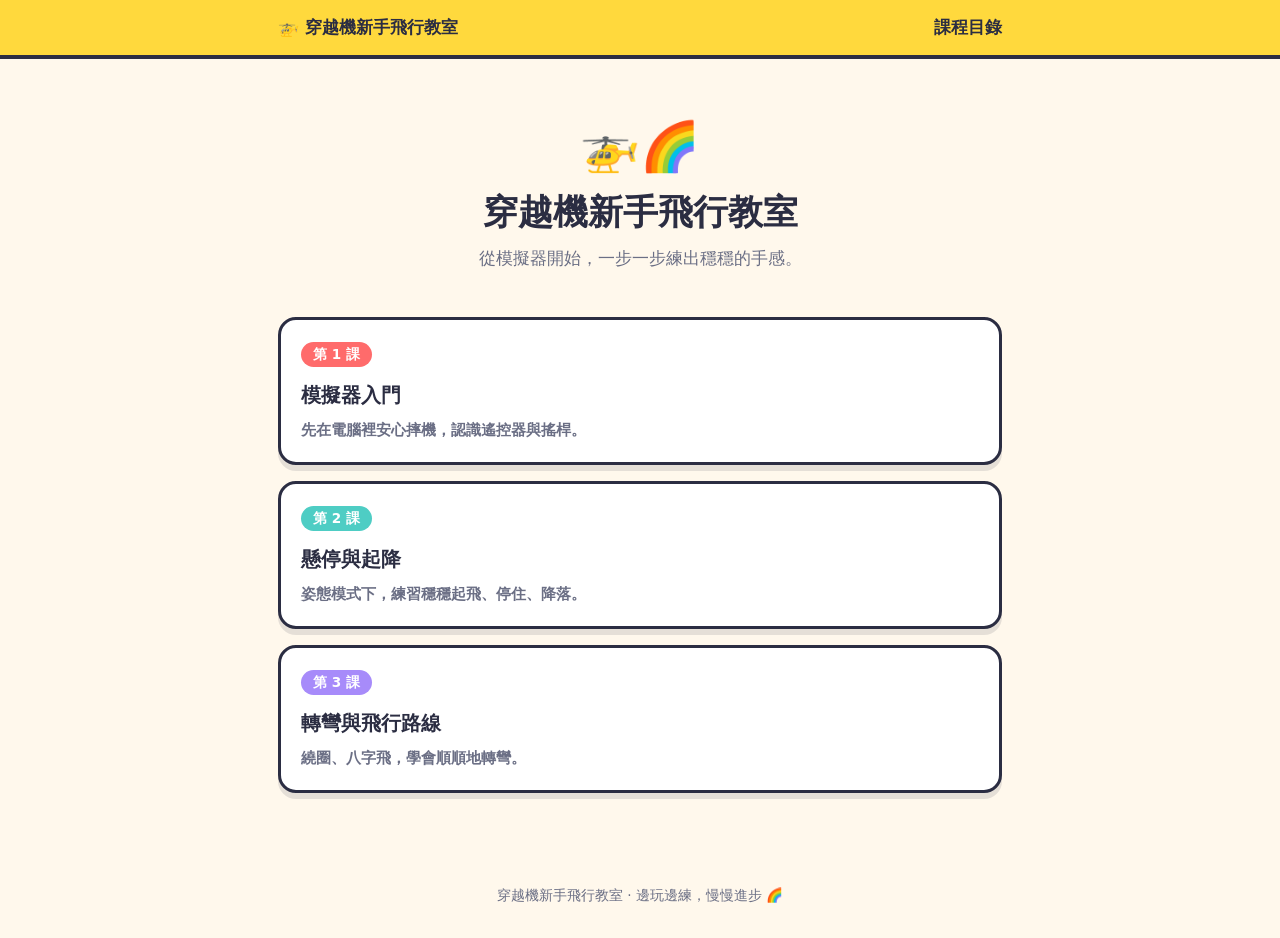
<file: index.html>
<!DOCTYPE html>
<html lang="zh-Hant">
<head>
  <meta charset="utf-8">
  <meta name="viewport" content="width=device-width, initial-scale=1">
  <title>穿越機新手飛行教室</title>
  <link rel="stylesheet" href="assets/style.css">
</head>
<body>
  <header class="topbar">
    <div class="wrap">
      <a href="index.html">🚁 穿越機新手飛行教室</a>
      <a href="index.html">課程目錄</a>
    </div>
  </header>

  <main class="wrap">
    <div class="hero">
      <span class="badge">🚁🌈</span>
      <h1>穿越機新手飛行教室</h1>
      <p>從模擬器開始，一步一步練出穩穩的手感。</p>
    </div>

    <div class="cards">
      <a class="card" href="lessons/01-simulator.html">
        <span class="no">第 1 課</span>
        <h2>模擬器入門</h2>
        <p>先在電腦裡安心摔機，認識遙控器與搖桿。</p>
      </a>
      <a class="card" href="lessons/02-hover-takeoff-landing.html">
        <span class="no">第 2 課</span>
        <h2>懸停與起降</h2>
        <p>姿態模式下，練習穩穩起飛、停住、降落。</p>
      </a>
      <a class="card" href="lessons/03-turns-and-routes.html">
        <span class="no">第 3 課</span>
        <h2>轉彎與飛行路線</h2>
        <p>繞圈、八字飛，學會順順地轉彎。</p>
      </a>
    </div>
  </main>

  <footer>穿越機新手飛行教室 · 邊玩邊練，慢慢進步 🌈</footer>
</body>
</html>
</file>
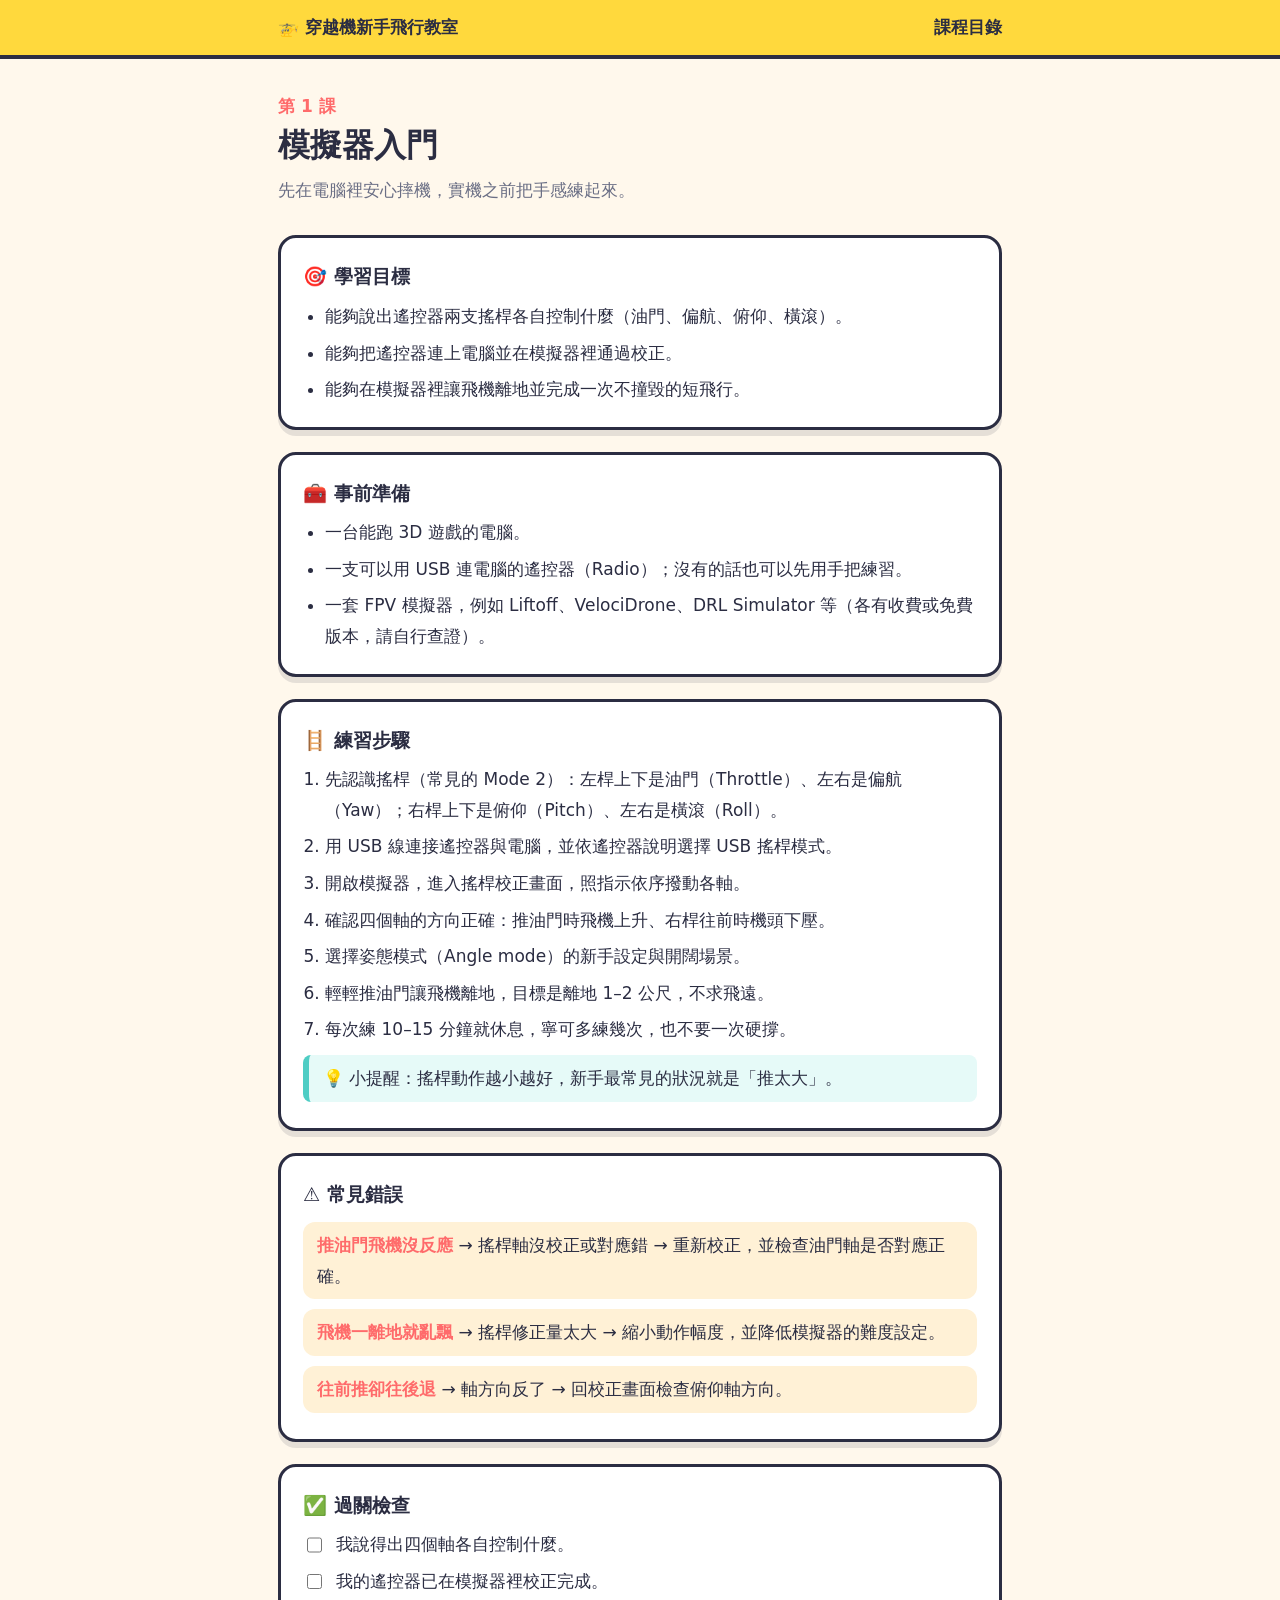
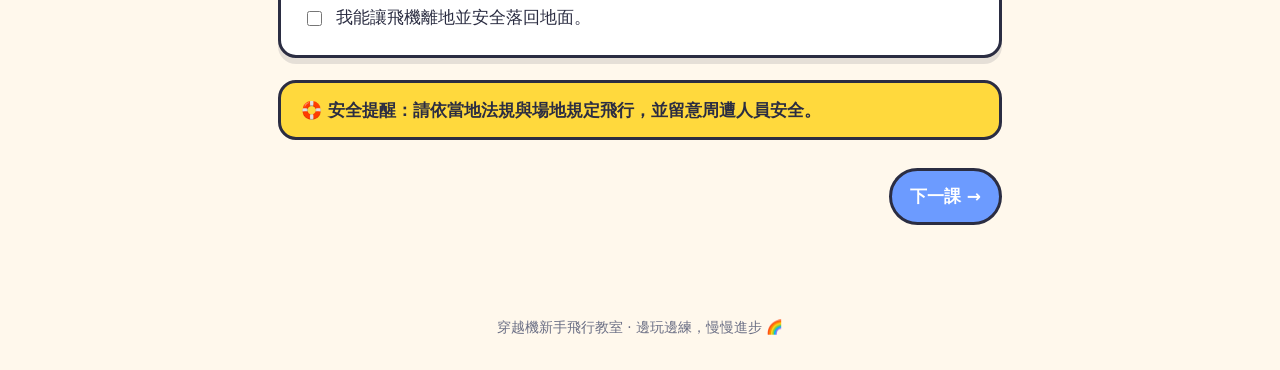
<file: lessons/01-simulator.html>
<!DOCTYPE html>
<html lang="zh-Hant">
<head>
  <meta charset="utf-8">
  <meta name="viewport" content="width=device-width, initial-scale=1">
  <title>第 1 課：模擬器入門｜穿越機新手飛行教室</title>
  <link rel="stylesheet" href="../assets/style.css">
</head>
<body>
  <header class="topbar">
    <div class="wrap">
      <a href="../index.html">🚁 穿越機新手飛行教室</a>
      <a href="../index.html">課程目錄</a>
    </div>
  </header>

  <main class="wrap">
    <div class="lesson-head">
      <div class="no">第 1 課</div>
      <h1>模擬器入門</h1>
      <p class="lead">先在電腦裡安心摔機，實機之前把手感練起來。</p>
    </div>

    <section class="block">
      <h2>🎯 學習目標</h2>
      <ul>
        <li>能夠說出遙控器兩支搖桿各自控制什麼（油門、偏航、俯仰、橫滾）。</li>
        <li>能夠把遙控器連上電腦並在模擬器裡通過校正。</li>
        <li>能夠在模擬器裡讓飛機離地並完成一次不撞毀的短飛行。</li>
      </ul>
    </section>

    <section class="block">
      <h2>🧰 事前準備</h2>
      <ul>
        <li>一台能跑 3D 遊戲的電腦。</li>
        <li>一支可以用 USB 連電腦的遙控器（Radio）；沒有的話也可以先用手把練習。</li>
        <li>一套 FPV 模擬器，例如 Liftoff、VelociDrone、DRL Simulator 等（各有收費或免費版本，請自行查證）。</li>
      </ul>
    </section>

    <section class="block">
      <h2>🪜 練習步驟</h2>
      <ol>
        <li>先認識搖桿（常見的 Mode 2）：左桿上下是油門（Throttle）、左右是偏航（Yaw）；右桿上下是俯仰（Pitch）、左右是橫滾（Roll）。</li>
        <li>用 USB 線連接遙控器與電腦，並依遙控器說明選擇 USB 搖桿模式。</li>
        <li>開啟模擬器，進入搖桿校正畫面，照指示依序撥動各軸。</li>
        <li>確認四個軸的方向正確：推油門時飛機上升、右桿往前時機頭下壓。</li>
        <li>選擇姿態模式（Angle mode）的新手設定與開闊場景。</li>
        <li>輕輕推油門讓飛機離地，目標是離地 1–2 公尺，不求飛遠。</li>
        <li>每次練 10–15 分鐘就休息，寧可多練幾次，也不要一次硬撐。</li>
      </ol>
      <div class="tip">💡 小提醒：搖桿動作越小越好，新手最常見的狀況就是「推太大」。</div>
    </section>

    <section class="block">
      <h2>⚠️ 常見錯誤</h2>
      <div class="mistake"><b>推油門飛機沒反應</b> → 搖桿軸沒校正或對應錯 → 重新校正，並檢查油門軸是否對應正確。</div>
      <div class="mistake"><b>飛機一離地就亂飄</b> → 搖桿修正量太大 → 縮小動作幅度，並降低模擬器的難度設定。</div>
      <div class="mistake"><b>往前推卻往後退</b> → 軸方向反了 → 回校正畫面檢查俯仰軸方向。</div>
    </section>

    <section class="block">
      <h2>✅ 過關檢查</h2>
      <ul class="checklist">
        <li><label><input type="checkbox"> 我說得出四個軸各自控制什麼。</label></li>
        <li><label><input type="checkbox"> 我的遙控器已在模擬器裡校正完成。</label></li>
        <li><label><input type="checkbox"> 我能讓飛機離地並安全落回地面。</label></li>
      </ul>
    </section>

    <div class="safety">🛟 安全提醒：請依當地法規與場地規定飛行，並留意周遭人員安全。</div>

    <nav class="pager">
      <span class="spacer"></span>
      <a href="02-hover-takeoff-landing.html">下一課 →</a>
    </nav>
  </main>

  <footer>穿越機新手飛行教室 · 邊玩邊練，慢慢進步 🌈</footer>
</body>
</html>
</file>
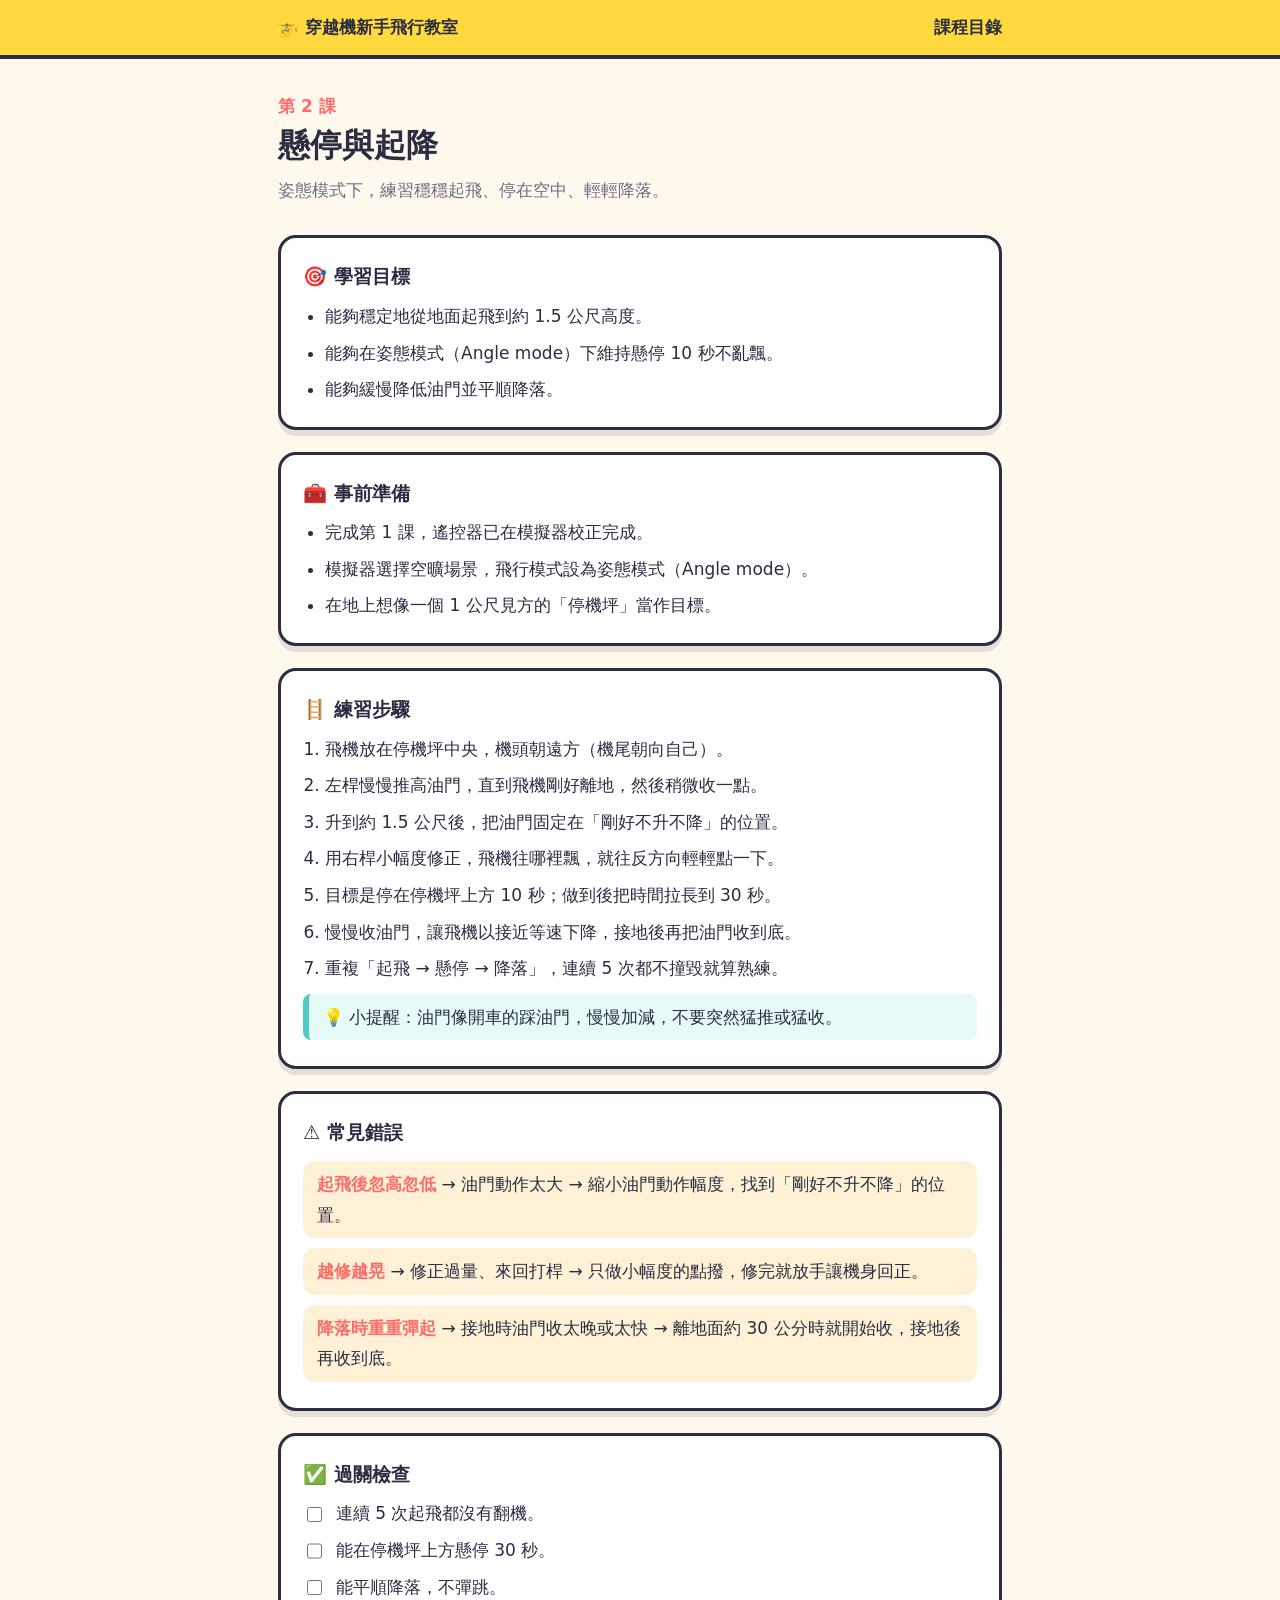
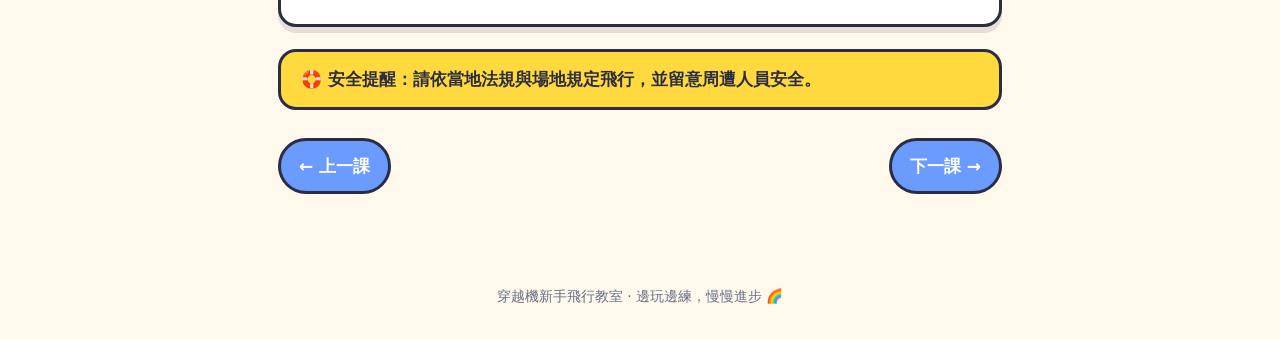
<file: lessons/02-hover-takeoff-landing.html>
<!DOCTYPE html>
<html lang="zh-Hant">
<head>
  <meta charset="utf-8">
  <meta name="viewport" content="width=device-width, initial-scale=1">
  <title>第 2 課：懸停與起降｜穿越機新手飛行教室</title>
  <link rel="stylesheet" href="../assets/style.css">
</head>
<body>
  <header class="topbar">
    <div class="wrap">
      <a href="../index.html">🚁 穿越機新手飛行教室</a>
      <a href="../index.html">課程目錄</a>
    </div>
  </header>

  <main class="wrap">
    <div class="lesson-head">
      <div class="no">第 2 課</div>
      <h1>懸停與起降</h1>
      <p class="lead">姿態模式下，練習穩穩起飛、停在空中、輕輕降落。</p>
    </div>

    <section class="block">
      <h2>🎯 學習目標</h2>
      <ul>
        <li>能夠穩定地從地面起飛到約 1.5 公尺高度。</li>
        <li>能夠在姿態模式（Angle mode）下維持懸停 10 秒不亂飄。</li>
        <li>能夠緩慢降低油門並平順降落。</li>
      </ul>
    </section>

    <section class="block">
      <h2>🧰 事前準備</h2>
      <ul>
        <li>完成第 1 課，遙控器已在模擬器校正完成。</li>
        <li>模擬器選擇空曠場景，飛行模式設為姿態模式（Angle mode）。</li>
        <li>在地上想像一個 1 公尺見方的「停機坪」當作目標。</li>
      </ul>
    </section>

    <section class="block">
      <h2>🪜 練習步驟</h2>
      <ol>
        <li>飛機放在停機坪中央，機頭朝遠方（機尾朝向自己）。</li>
        <li>左桿慢慢推高油門，直到飛機剛好離地，然後稍微收一點。</li>
        <li>升到約 1.5 公尺後，把油門固定在「剛好不升不降」的位置。</li>
        <li>用右桿小幅度修正，飛機往哪裡飄，就往反方向輕輕點一下。</li>
        <li>目標是停在停機坪上方 10 秒；做到後把時間拉長到 30 秒。</li>
        <li>慢慢收油門，讓飛機以接近等速下降，接地後再把油門收到底。</li>
        <li>重複「起飛 → 懸停 → 降落」，連續 5 次都不撞毀就算熟練。</li>
      </ol>
      <div class="tip">💡 小提醒：油門像開車的踩油門，慢慢加減，不要突然猛推或猛收。</div>
    </section>

    <section class="block">
      <h2>⚠️ 常見錯誤</h2>
      <div class="mistake"><b>起飛後忽高忽低</b> → 油門動作太大 → 縮小油門動作幅度，找到「剛好不升不降」的位置。</div>
      <div class="mistake"><b>越修越晃</b> → 修正過量、來回打桿 → 只做小幅度的點撥，修完就放手讓機身回正。</div>
      <div class="mistake"><b>降落時重重彈起</b> → 接地時油門收太晚或太快 → 離地面約 30 公分時就開始收，接地後再收到底。</div>
    </section>

    <section class="block">
      <h2>✅ 過關檢查</h2>
      <ul class="checklist">
        <li><label><input type="checkbox"> 連續 5 次起飛都沒有翻機。</label></li>
        <li><label><input type="checkbox"> 能在停機坪上方懸停 30 秒。</label></li>
        <li><label><input type="checkbox"> 能平順降落，不彈跳。</label></li>
      </ul>
    </section>

    <div class="safety">🛟 安全提醒：請依當地法規與場地規定飛行，並留意周遭人員安全。</div>

    <nav class="pager">
      <a href="01-simulator.html">← 上一課</a>
      <a href="03-turns-and-routes.html">下一課 →</a>
    </nav>
  </main>

  <footer>穿越機新手飛行教室 · 邊玩邊練，慢慢進步 🌈</footer>
</body>
</html>
</file>
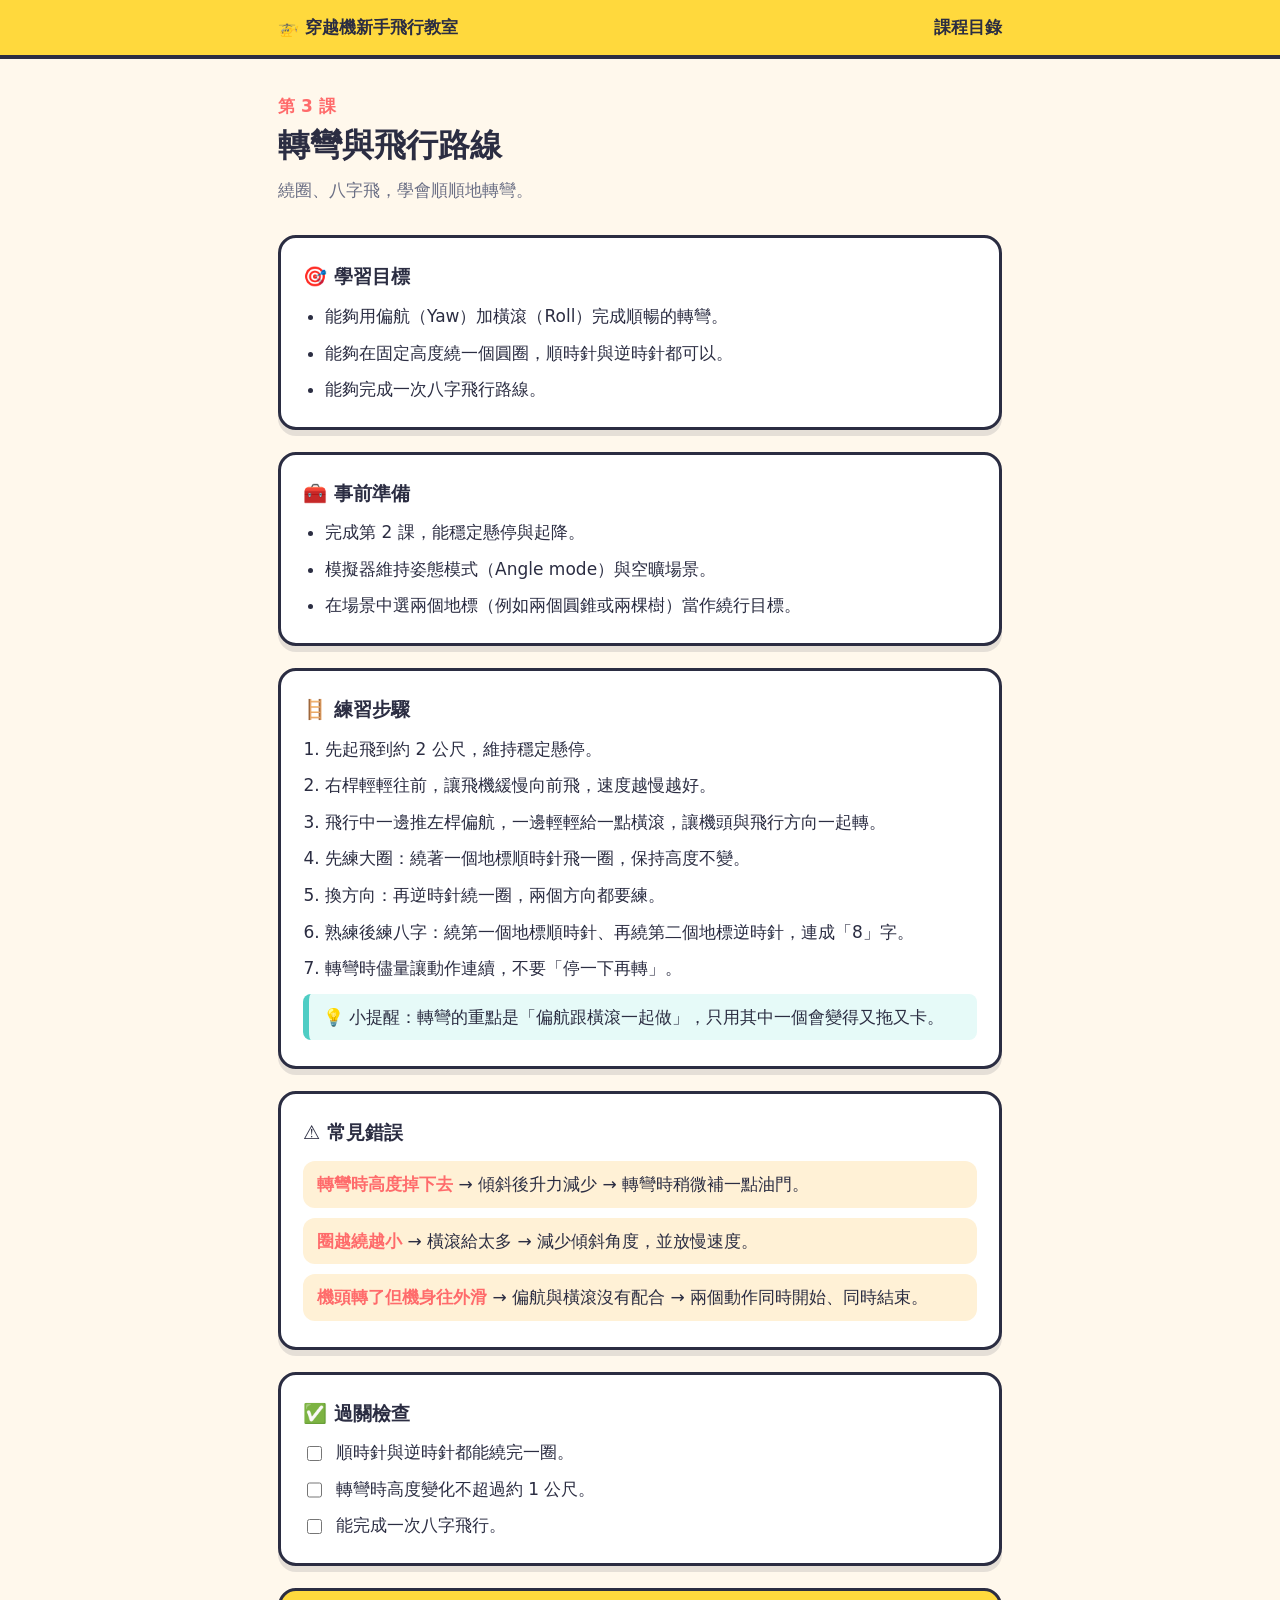
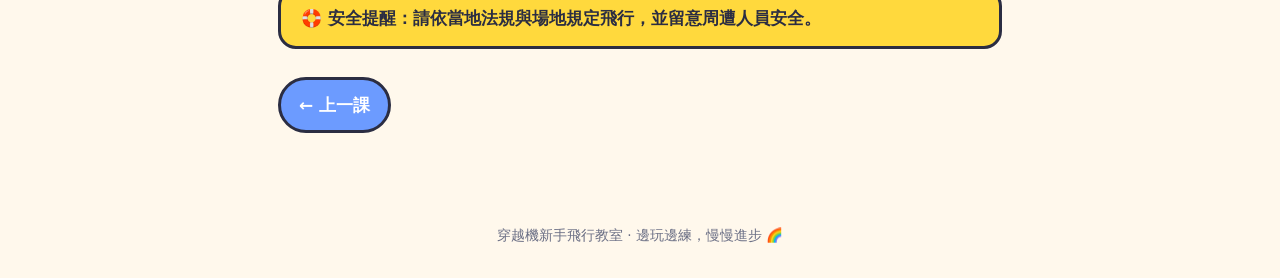
<file: lessons/03-turns-and-routes.html>
<!DOCTYPE html>
<html lang="zh-Hant">
<head>
  <meta charset="utf-8">
  <meta name="viewport" content="width=device-width, initial-scale=1">
  <title>第 3 課：轉彎與飛行路線｜穿越機新手飛行教室</title>
  <link rel="stylesheet" href="../assets/style.css">
</head>
<body>
  <header class="topbar">
    <div class="wrap">
      <a href="../index.html">🚁 穿越機新手飛行教室</a>
      <a href="../index.html">課程目錄</a>
    </div>
  </header>

  <main class="wrap">
    <div class="lesson-head">
      <div class="no">第 3 課</div>
      <h1>轉彎與飛行路線</h1>
      <p class="lead">繞圈、八字飛，學會順順地轉彎。</p>
    </div>

    <section class="block">
      <h2>🎯 學習目標</h2>
      <ul>
        <li>能夠用偏航（Yaw）加橫滾（Roll）完成順暢的轉彎。</li>
        <li>能夠在固定高度繞一個圓圈，順時針與逆時針都可以。</li>
        <li>能夠完成一次八字飛行路線。</li>
      </ul>
    </section>

    <section class="block">
      <h2>🧰 事前準備</h2>
      <ul>
        <li>完成第 2 課，能穩定懸停與起降。</li>
        <li>模擬器維持姿態模式（Angle mode）與空曠場景。</li>
        <li>在場景中選兩個地標（例如兩個圓錐或兩棵樹）當作繞行目標。</li>
      </ul>
    </section>

    <section class="block">
      <h2>🪜 練習步驟</h2>
      <ol>
        <li>先起飛到約 2 公尺，維持穩定懸停。</li>
        <li>右桿輕輕往前，讓飛機緩慢向前飛，速度越慢越好。</li>
        <li>飛行中一邊推左桿偏航，一邊輕輕給一點橫滾，讓機頭與飛行方向一起轉。</li>
        <li>先練大圈：繞著一個地標順時針飛一圈，保持高度不變。</li>
        <li>換方向：再逆時針繞一圈，兩個方向都要練。</li>
        <li>熟練後練八字：繞第一個地標順時針、再繞第二個地標逆時針，連成「8」字。</li>
        <li>轉彎時儘量讓動作連續，不要「停一下再轉」。</li>
      </ol>
      <div class="tip">💡 小提醒：轉彎的重點是「偏航跟橫滾一起做」，只用其中一個會變得又拖又卡。</div>
    </section>

    <section class="block">
      <h2>⚠️ 常見錯誤</h2>
      <div class="mistake"><b>轉彎時高度掉下去</b> → 傾斜後升力減少 → 轉彎時稍微補一點油門。</div>
      <div class="mistake"><b>圈越繞越小</b> → 橫滾給太多 → 減少傾斜角度，並放慢速度。</div>
      <div class="mistake"><b>機頭轉了但機身往外滑</b> → 偏航與橫滾沒有配合 → 兩個動作同時開始、同時結束。</div>
    </section>

    <section class="block">
      <h2>✅ 過關檢查</h2>
      <ul class="checklist">
        <li><label><input type="checkbox"> 順時針與逆時針都能繞完一圈。</label></li>
        <li><label><input type="checkbox"> 轉彎時高度變化不超過約 1 公尺。</label></li>
        <li><label><input type="checkbox"> 能完成一次八字飛行。</label></li>
      </ul>
    </section>

    <div class="safety">🛟 安全提醒：請依當地法規與場地規定飛行，並留意周遭人員安全。</div>

    <nav class="pager">
      <a href="02-hover-takeoff-landing.html">← 上一課</a>
      <span class="spacer"></span>
    </nav>
  </main>

  <footer>穿越機新手飛行教室 · 邊玩邊練，慢慢進步 🌈</footer>
</body>
</html>
</file>
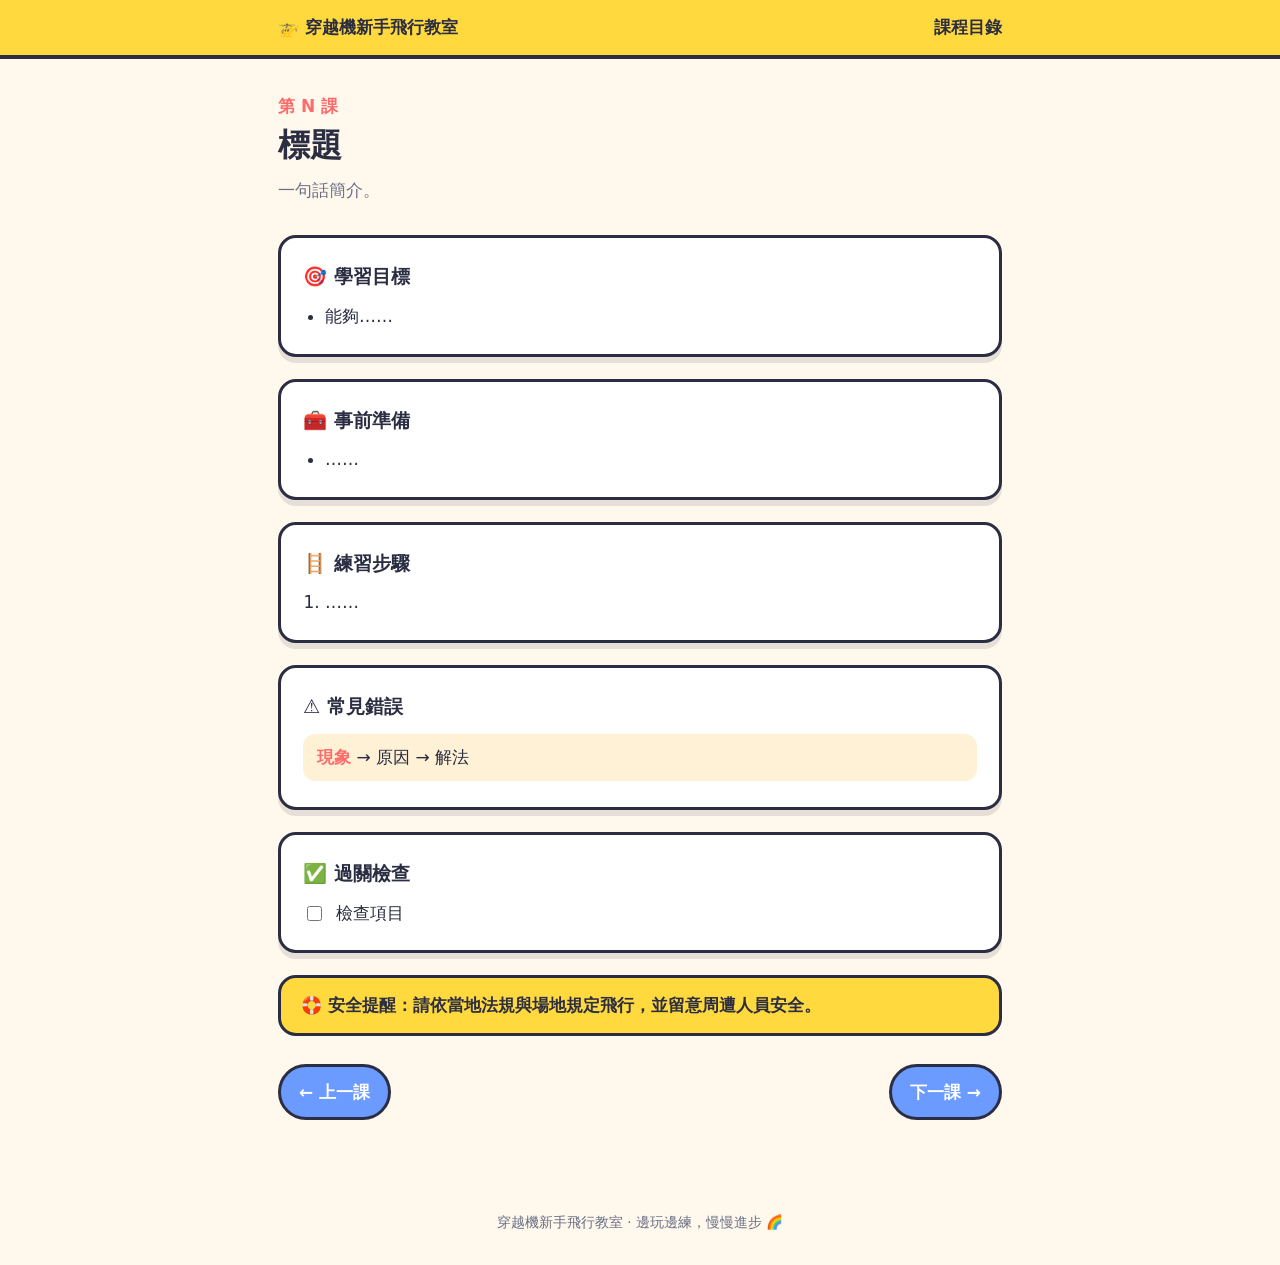
<file: templates/lesson-template.html>
<!DOCTYPE html>
<html lang="zh-Hant">
<head>
  <meta charset="utf-8">
  <meta name="viewport" content="width=device-width, initial-scale=1">
  <!-- 標題格式：第 N 課：標題｜穿越機新手飛行教室 -->
  <title>第 N 課：標題｜穿越機新手飛行教室</title>
  <link rel="stylesheet" href="../assets/style.css">
</head>
<body>
  <header class="topbar">
    <div class="wrap">
      <a href="../index.html">🚁 穿越機新手飛行教室</a>
      <a href="../index.html">課程目錄</a>
    </div>
  </header>

  <main class="wrap">
    <!-- 1. 標題區 -->
    <div class="lesson-head">
      <div class="no">第 N 課</div>
      <h1>標題</h1>
      <p class="lead">一句話簡介。</p>
    </div>

    <!-- 2. 學習目標（2–4 點，「能夠……」句型） -->
    <section class="block">
      <h2>🎯 學習目標</h2>
      <ul>
        <li>能夠……</li>
      </ul>
    </section>

    <!-- 3. 事前準備 -->
    <section class="block">
      <h2>🧰 事前準備</h2>
      <ul>
        <li>……</li>
      </ul>
    </section>

    <!-- 4. 練習步驟（編號，每步一個動作） -->
    <section class="block">
      <h2>🪜 練習步驟</h2>
      <ol>
        <li>……</li>
      </ol>
    </section>

    <!-- 5. 常見錯誤（現象 → 原因 → 解法） -->
    <section class="block">
      <h2>⚠️ 常見錯誤</h2>
      <div class="mistake"><b>現象</b> → 原因 → 解法</div>
    </section>

    <!-- 6. 過關檢查（3–5 項 checkbox） -->
    <section class="block">
      <h2>✅ 過關檢查</h2>
      <ul class="checklist">
        <li><label><input type="checkbox"> 檢查項目</label></li>
      </ul>
    </section>

    <!-- 7. 安全提醒（固定句，不可刪） -->
    <div class="safety">🛟 安全提醒：請依當地法規與場地規定飛行，並留意周遭人員安全。</div>

    <!-- 8. 上一課／下一課（第一課無上一課、最後一課無下一課，用 spacer 補位） -->
    <nav class="pager">
      <a href="NN-prev.html">← 上一課</a>
      <a href="NN-next.html">下一課 →</a>
    </nav>
  </main>

  <footer>穿越機新手飛行教室 · 邊玩邊練，慢慢進步 🌈</footer>
</body>
</html>
</file>
<file: assets/style.css>
/* 穿越機新手飛行教室 — 全站唯一樣式檔（活潑彩色系） */
:root {
  --c-bg: #fff8ec;
  --c-card: #ffffff;
  --c-text: #2b2d42;
  --c-muted: #6b6f85;
  --c-primary: #ff6b6b;
  --c-accent: #4ecdc4;
  --c-sun: #ffd93d;
  --c-sky: #6c9bff;
  --c-grape: #a78bfa;
  --c-warn-bg: #fff1d6;
  --radius: 18px;
  --shadow: 0 6px 0 rgba(43, 45, 66, 0.12);
  --font: "PingFang TC", "Noto Sans TC", "Microsoft JhengHei", system-ui, sans-serif;
}

* { box-sizing: border-box; }

body {
  margin: 0;
  font-family: var(--font);
  background: var(--c-bg);
  color: var(--c-text);
  line-height: 1.8;
  font-size: 17px;
}

a { color: var(--c-sky); font-weight: 700; }

.wrap { max-width: 760px; margin: 0 auto; padding: 0 18px 60px; }

/* 頂部導覽 */
.topbar {
  background: var(--c-sun);
  border-bottom: 4px solid var(--c-text);
}
.topbar .wrap { padding: 12px 18px; display: flex; align-items: center; justify-content: space-between; }
.topbar a { color: var(--c-text); text-decoration: none; font-weight: 800; }

/* 首頁英雄區 */
.hero { text-align: center; padding: 44px 0 20px; }
.hero h1 { font-size: 2.2rem; margin: 0 0 8px; line-height: 1.3; }
.hero p { color: var(--c-muted); margin: 0; }
.hero .badge { font-size: 3rem; display: block; }

/* 課程卡片 */
.cards { display: grid; gap: 16px; margin-top: 24px; }
.card {
  display: block;
  background: var(--c-card);
  border: 3px solid var(--c-text);
  border-radius: var(--radius);
  box-shadow: var(--shadow);
  padding: 18px 20px;
  text-decoration: none;
  color: var(--c-text);
  transition: transform 0.15s;
}
.card:hover { transform: translateY(-3px); }
.card .no {
  display: inline-block;
  background: var(--c-primary);
  color: #fff;
  border-radius: 999px;
  padding: 0 12px;
  font-size: 0.85rem;
  font-weight: 800;
}
.card:nth-child(2) .no { background: var(--c-accent); }
.card:nth-child(3) .no { background: var(--c-grape); }
.card h2 { margin: 8px 0 4px; font-size: 1.25rem; }
.card p { margin: 0; color: var(--c-muted); font-size: 0.95rem; }

/* 練習頁 */
.lesson-head { padding: 32px 0 8px; }
.lesson-head .no { color: var(--c-primary); font-weight: 800; }
.lesson-head h1 { margin: 4px 0 8px; font-size: 2rem; line-height: 1.3; }
.lesson-head .lead { color: var(--c-muted); margin: 0; }

section.block {
  background: var(--c-card);
  border: 3px solid var(--c-text);
  border-radius: var(--radius);
  box-shadow: var(--shadow);
  padding: 8px 22px 16px;
  margin-top: 22px;
}
section.block h2 { font-size: 1.2rem; margin: 14px 0 6px; }
section.block ul, section.block ol { padding-left: 1.3em; margin: 6px 0; }
section.block li { margin: 6px 0; }

.checklist { list-style: none; padding-left: 0 !important; }
.checklist label { cursor: pointer; }
.checklist input { width: 1.15em; height: 1.15em; margin-right: 8px; vertical-align: middle; }

.mistake { background: var(--c-warn-bg); border-radius: 12px; padding: 8px 14px; margin: 10px 0; }
.mistake b { color: var(--c-primary); }

.safety {
  background: var(--c-sun);
  border: 3px solid var(--c-text);
  border-radius: var(--radius);
  padding: 12px 20px;
  margin-top: 22px;
  font-weight: 700;
}

.tip { background: #e6faf8; border-left: 6px solid var(--c-accent); padding: 8px 14px; border-radius: 8px; margin: 10px 0; }

/* 上一課／下一課 */
.pager { display: flex; justify-content: space-between; gap: 12px; margin-top: 28px; }
.pager a {
  background: var(--c-sky);
  color: #fff;
  text-decoration: none;
  padding: 10px 18px;
  border-radius: 999px;
  border: 3px solid var(--c-text);
}
.pager .spacer { flex: 1; }

footer { text-align: center; color: var(--c-muted); font-size: 0.85rem; padding: 30px 0; }

@media (max-width: 520px) {
  body { font-size: 16px; }
  .hero h1 { font-size: 1.7rem; }
  .lesson-head h1 { font-size: 1.6rem; }
}
</file>
